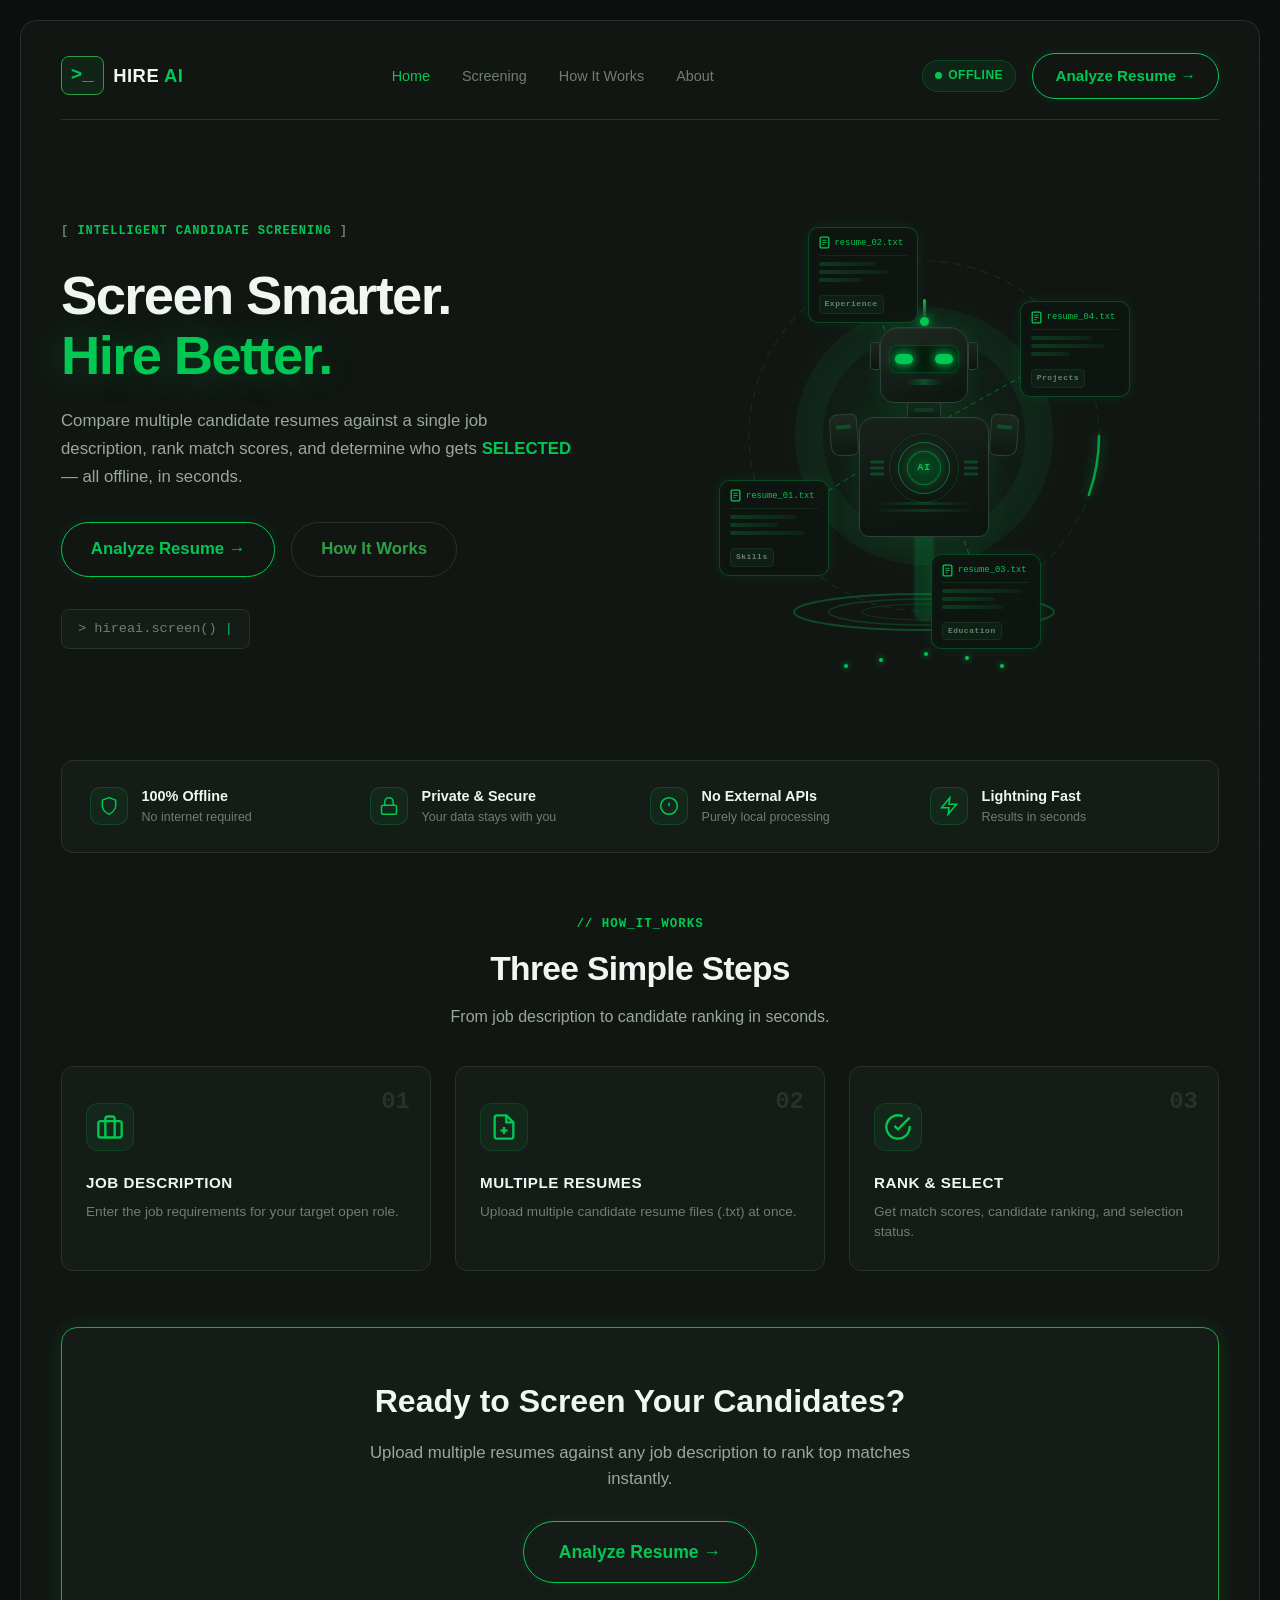
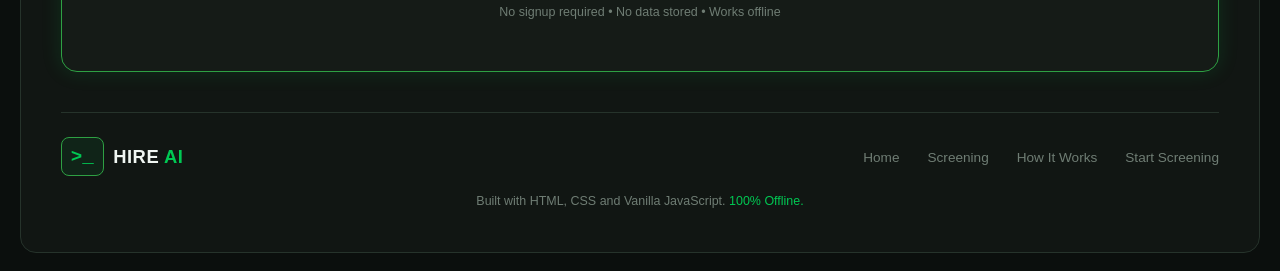
<file: index.html>
<!DOCTYPE html>
<html lang="en">
<head>
  <meta charset="UTF-8">
  <meta name="viewport" content="width=device-width, initial-scale=1.0">
  <title>HIRE AI — Intelligent Candidate Screening Platform</title>
  <meta name="description" content="HIRE AI is a privacy-first, offline candidate screening platform. Compare multiple resumes against a job description to rank and select the strongest candidates.">
  <link rel="stylesheet" href="style.css">
</head>
<body class="landing-body">

  <!-- Ambient Background Grid -->
  <div class="ambient-grid" aria-hidden="true"></div>

  <!-- Main Frame -->
  <div class="landing-frame">

    <!-- ─── NAVBAR ─── -->
    <nav class="site-navbar">
      <div class="nav-left">
        <a href="index.html" class="brand-link">
          <span class="brand-logo">&gt;_</span>
          <span class="brand-name">HIRE <span class="brand-accent">AI</span></span>
        </a>
      </div>

      <ul class="nav-links">
        <li><a href="#home" class="active">Home</a></li>
        <li><a href="#features">Screening</a></li>
        <li><a href="#how-it-works">How It Works</a></li>
        <li><a href="#about">About</a></li>
      </ul>

      <div class="nav-right">
        <span class="offline-badge"><span class="pulse-dot"></span> OFFLINE</span>
        <a href="analyzer.html" class="btn btn-primary-glow">
          Analyze Resume &rarr;
        </a>
      </div>
    </nav>

    <!-- ─── HERO SECTION ─── -->
    <header id="home" class="hero-section">

      <!-- LEFT: Hero Text -->
      <div class="hero-left">
        <div class="hero-tag">
          <span class="tag-bracket">[</span> INTELLIGENT CANDIDATE SCREENING <span class="tag-bracket">]</span>
        </div>

        <h1 class="hero-title">
          Screen Smarter.<br><span class="green-glow-text">Hire Better.</span>
        </h1>

        <p class="hero-description">
          Compare multiple candidate resumes against a single job description, rank match scores, and determine who gets <strong>SELECTED</strong> — all offline, in seconds.
        </p>

        <div class="hero-cta-group">
          <a href="analyzer.html" class="btn btn-primary-glow btn-lg">
            Analyze Resume &rarr;
          </a>
          <a href="#how-it-works" class="btn btn-outline-green btn-lg">
            How It Works
          </a>
        </div>

        <div class="hero-terminal-line">
          <code>&gt; hireai.screen() <span class="terminal-cursor">|</span></code>
        </div>
      </div>

      <!-- RIGHT: AI Command Center -->
      <div class="hero-right">
        <div class="arc-scene" id="arcScene" aria-label="AI Resume Screening Visualization">

          <!-- Background glow behind robot -->
          <div class="arc-bg-glow"></div>

          <!-- SVG: orbit ring, scanner arc, platform ellipses, connection lines -->
          <svg class="arc-svg" viewBox="0 0 520 520" xmlns="http://www.w3.org/2000/svg" aria-hidden="true">
            <!-- Outer orbit ring -->
            <circle class="orbit-ring" cx="260" cy="260" r="175"/>
            <!-- Rotating scanner arc highlight -->
            <circle class="scan-arc" cx="260" cy="260" r="175"
              stroke-dasharray="60 1040" stroke-dashoffset="0"/>
            <!-- Inner soft halo -->
            <circle class="inner-halo" cx="260" cy="260" r="115"/>
            <!-- Platform ellipses -->
            <ellipse class="plat-ring plat-r1" cx="260" cy="436" rx="130" ry="18"/>
            <ellipse class="plat-ring plat-r2" cx="260" cy="436" rx="95"  ry="13"/>
            <ellipse class="plat-ring plat-r3" cx="260" cy="436" rx="62"  ry="8"/>
            <!-- Upward platform energy beam -->
            <line class="plat-beam" x1="260" y1="436" x2="260" y2="290"/>
            <!-- Connection lines (robot core → card centres, updated by JS) -->
            <line id="cl0" class="conn-l" x1="260" y1="268" x2="260" y2="268"/>
            <line id="cl1" class="conn-l" x1="260" y1="268" x2="260" y2="268"/>
            <line id="cl2" class="conn-l" x1="260" y1="268" x2="260" y2="268"/>
            <line id="cl3" class="conn-l" x1="260" y1="268" x2="260" y2="268"/>
          </svg>

          <!-- Platform base + particles -->
          <div class="arc-platform">
            <div class="plat-particle pp1"></div>
            <div class="plat-particle pp2"></div>
            <div class="plat-particle pp3"></div>
            <div class="plat-particle pp4"></div>
            <div class="plat-particle pp5"></div>
          </div>

          <!-- ══ ROBOT — pure CSS ══ -->
          <div class="arc-robot" id="arcRobot">

            <!-- Antenna -->
            <div class="rb-antenna-wrap">
              <div class="rb-antenna-stem"></div>
              <div class="rb-antenna-tip"></div>
            </div>

            <!-- Head -->
            <div class="rb-head">
              <!-- Ear panels -->
              <div class="rb-ear rb-ear-l"></div>
              <div class="rb-ear rb-ear-r"></div>
              <!-- Visor -->
              <div class="rb-visor">
                <div class="rb-visor-inner">
                  <span class="rb-eye rb-eye-l"></span>
                  <span class="rb-eye-gap"></span>
                  <span class="rb-eye rb-eye-r"></span>
                </div>
              </div>
              <!-- Chin detail -->
              <div class="rb-chin"></div>
            </div>

            <!-- Neck -->
            <div class="rb-neck">
              <div class="rb-neck-inner"></div>
            </div>

            <!-- Torso -->
            <div class="rb-torso">
              <!-- Shoulder armour plates -->
              <div class="rb-shoulder rb-sl">
                <div class="rb-sh-detail"></div>
              </div>
              <div class="rb-shoulder rb-sr">
                <div class="rb-sh-detail"></div>
              </div>

              <!-- Chest panel -->
              <div class="rb-chest-panel">
                <!-- Chest core AI -->
                <div class="rb-chest-core" id="chestCore">
                  <div class="rb-core-ring crr1"></div>
                  <div class="rb-core-ring crr2"></div>
                  <div class="rb-core-center">
                    <span class="rb-core-label">AI</span>
                  </div>
                </div>
                <!-- Side vents -->
                <div class="rb-vent rb-vent-l">
                  <div class="rb-vent-bar"></div>
                  <div class="rb-vent-bar"></div>
                  <div class="rb-vent-bar"></div>
                </div>
                <div class="rb-vent rb-vent-r">
                  <div class="rb-vent-bar"></div>
                  <div class="rb-vent-bar"></div>
                  <div class="rb-vent-bar"></div>
                </div>
              </div>

              <!-- Lower torso grid -->
              <div class="rb-lower-panel">
                <div class="rb-lp-strip"></div>
                <div class="rb-lp-strip"></div>
              </div>
            </div>

          </div><!-- /.arc-robot -->

          <!-- ══ ORBITING RESUME CARDS ══ -->
          <div class="res-card" id="rc0">
            <div class="rc-header">
              <svg width="11" height="13" viewBox="0 0 10 12" fill="none"><rect x="1" y="1" width="8" height="10" rx="1" stroke="#00C853" stroke-width="1.2"/><line x1="3" y1="4" x2="7" y2="4" stroke="#00C853" stroke-width="0.8"/><line x1="3" y1="6" x2="7" y2="6" stroke="#00C853" stroke-width="0.8"/><line x1="3" y1="8" x2="5" y2="8" stroke="#00C853" stroke-width="0.8"/></svg>
              <span>resume_01.txt</span>
            </div>
            <div class="rc-rows">
              <div class="rc-row w75"></div>
              <div class="rc-row w55"></div>
              <div class="rc-row w85"></div>
            </div>
            <div class="rc-tag">Skills</div>
            <div class="rc-check" id="rck0">✓</div>
          </div>

          <div class="res-card" id="rc1">
            <div class="rc-header">
              <svg width="11" height="13" viewBox="0 0 10 12" fill="none"><rect x="1" y="1" width="8" height="10" rx="1" stroke="#00C853" stroke-width="1.2"/><line x1="3" y1="4" x2="7" y2="4" stroke="#00C853" stroke-width="0.8"/><line x1="3" y1="6" x2="7" y2="6" stroke="#00C853" stroke-width="0.8"/><line x1="3" y1="8" x2="5" y2="8" stroke="#00C853" stroke-width="0.8"/></svg>
              <span>resume_02.txt</span>
            </div>
            <div class="rc-rows">
              <div class="rc-row w65"></div>
              <div class="rc-row w80"></div>
              <div class="rc-row w50"></div>
            </div>
            <div class="rc-tag">Experience</div>
            <div class="rc-check" id="rck1">✓</div>
          </div>

          <div class="res-card" id="rc2">
            <div class="rc-header">
              <svg width="11" height="13" viewBox="0 0 10 12" fill="none"><rect x="1" y="1" width="8" height="10" rx="1" stroke="#00C853" stroke-width="1.2"/><line x1="3" y1="4" x2="7" y2="4" stroke="#00C853" stroke-width="0.8"/><line x1="3" y1="6" x2="7" y2="6" stroke="#00C853" stroke-width="0.8"/><line x1="3" y1="8" x2="5" y2="8" stroke="#00C853" stroke-width="0.8"/></svg>
              <span>resume_03.txt</span>
            </div>
            <div class="rc-rows">
              <div class="rc-row w90"></div>
              <div class="rc-row w60"></div>
              <div class="rc-row w70"></div>
            </div>
            <div class="rc-tag">Education</div>
            <div class="rc-check" id="rck2">✓</div>
          </div>

          <div class="res-card" id="rc3">
            <div class="rc-header">
              <svg width="11" height="13" viewBox="0 0 10 12" fill="none"><rect x="1" y="1" width="8" height="10" rx="1" stroke="#00C853" stroke-width="1.2"/><line x1="3" y1="4" x2="7" y2="4" stroke="#00C853" stroke-width="0.8"/><line x1="3" y1="6" x2="7" y2="6" stroke="#00C853" stroke-width="0.8"/><line x1="3" y1="8" x2="5" y2="8" stroke="#00C853" stroke-width="0.8"/></svg>
              <span>resume_04.txt</span>
            </div>
            <div class="rc-rows">
              <div class="rc-row w70"></div>
              <div class="rc-row w85"></div>
              <div class="rc-row w45"></div>
            </div>
            <div class="rc-tag">Projects</div>
            <div class="rc-check" id="rck3">✓</div>
          </div>

          <!-- ══ STATUS PANEL ══ -->
          <div class="arc-status-panel hidden" id="arcStatus">
            <div class="asp-row" id="asr0"><span class="asp-chk">✓</span> Analyzing Skills</div>
            <div class="asp-row" id="asr1"><span class="asp-chk">✓</span> Matching Requirements</div>
            <div class="asp-row" id="asr2"><span class="asp-chk">✓</span> Ranking Candidates</div>
            <div class="asp-row" id="asr3"><span class="asp-chk">✓</span> Screening Complete</div>
          </div>

        </div><!-- /.arc-scene -->
      </div><!-- /.hero-right -->

    </header><!-- /.hero-section -->

    <!-- ─── FEATURE STRIP ─── -->
    <section id="features" class="feature-strip">
      <div class="strip-item">
        <div class="strip-icon-svg">
          <svg viewBox="0 0 24 24" fill="none" stroke="currentColor" stroke-width="1.8"><path d="M12 22s8-4 8-10V5l-8-3-8 3v7c0 6 8 10 8 10z"/></svg>
        </div>
        <div><h4>100% Offline</h4><p>No internet required</p></div>
      </div>
      <div class="strip-item">
        <div class="strip-icon-svg">
          <svg viewBox="0 0 24 24" fill="none" stroke="currentColor" stroke-width="1.8"><rect x="3" y="11" width="18" height="11" rx="2"/><path d="M7 11V7a5 5 0 0 1 10 0v4"/></svg>
        </div>
        <div><h4>Private &amp; Secure</h4><p>Your data stays with you</p></div>
      </div>
      <div class="strip-item">
        <div class="strip-icon-svg">
          <svg viewBox="0 0 24 24" fill="none" stroke="currentColor" stroke-width="1.8"><circle cx="12" cy="12" r="10"/><line x1="12" y1="8" x2="12" y2="12"/><line x1="12" y1="16" x2="12.01" y2="16"/></svg>
        </div>
        <div><h4>No External APIs</h4><p>Purely local processing</p></div>
      </div>
      <div class="strip-item">
        <div class="strip-icon-svg">
          <svg viewBox="0 0 24 24" fill="none" stroke="currentColor" stroke-width="1.8"><polygon points="13 2 3 14 12 14 11 22 21 10 12 10 13 2"/></svg>
        </div>
        <div><h4>Lightning Fast</h4><p>Results in seconds</p></div>
      </div>
    </section>

    <!-- ─── HOW IT WORKS ─── -->
    <section id="how-it-works" class="how-section">
      <div class="section-header">
        <span class="section-tag">// HOW_IT_WORKS</span>
        <h2>Three Simple Steps</h2>
        <p>From job description to candidate ranking in seconds.</p>
      </div>

      <div class="steps-grid">
        <div class="step-card">
          <div class="step-num">01</div>
          <div class="step-icon-box">
            <svg width="28" height="28" viewBox="0 0 24 24" fill="none" stroke="currentColor" stroke-width="2"><rect x="2" y="7" width="20" height="14" rx="2"/><path d="M16 21V5a2 2 0 0 0-2-2h-4a2 2 0 0 0-2 2v16"/></svg>
          </div>
          <h3>JOB DESCRIPTION</h3>
          <p>Enter the job requirements for your target open role.</p>
        </div>
        <div class="step-card">
          <div class="step-num">02</div>
          <div class="step-icon-box">
            <svg width="28" height="28" viewBox="0 0 24 24" fill="none" stroke="currentColor" stroke-width="2"><path d="M14 2H6a2 2 0 0 0-2 2v16a2 2 0 0 0 2 2h12a2 2 0 0 0 2-2V8z"/><polyline points="14 2 14 8 20 8"/><line x1="12" y1="18" x2="12" y2="12"/><line x1="9" y1="15" x2="15" y2="15"/></svg>
          </div>
          <h3>MULTIPLE RESUMES</h3>
          <p>Upload multiple candidate resume files (.txt) at once.</p>
        </div>
        <div class="step-card">
          <div class="step-num">03</div>
          <div class="step-icon-box">
            <svg width="28" height="28" viewBox="0 0 24 24" fill="none" stroke="currentColor" stroke-width="2"><path d="M22 11.08V12a10 10 0 1 1-5.93-9.14"/><polyline points="22 4 12 14.01 9 11.01"/></svg>
          </div>
          <h3>RANK &amp; SELECT</h3>
          <p>Get match scores, candidate ranking, and selection status.</p>
        </div>
      </div>
    </section>

    <!-- ─── CTA BANNER ─── -->
    <section class="cta-banner">
      <div class="cta-inner">
        <h2>Ready to Screen Your Candidates?</h2>
        <p>Upload multiple resumes against any job description to rank top matches instantly.</p>
        <a href="analyzer.html" class="btn btn-primary-glow btn-xl">Analyze Resume &rarr;</a>
        <div class="cta-subnote">No signup required &bull; No data stored &bull; Works offline</div>
      </div>
    </section>

    <!-- ─── FOOTER ─── -->
    <footer id="about" class="site-footer">
      <div class="footer-top">
        <div class="footer-brand">
          <span class="brand-logo">&gt;_</span>
          <span class="brand-name">HIRE <span class="brand-accent">AI</span></span>
        </div>
        <ul class="footer-links">
          <li><a href="#home">Home</a></li>
          <li><a href="#features">Screening</a></li>
          <li><a href="#how-it-works">How It Works</a></li>
          <li><a href="analyzer.html">Start Screening</a></li>
        </ul>
      </div>
      <div class="footer-bottom">
        <p>Built with HTML, CSS and Vanilla JavaScript. <span class="text-green">100% Offline.</span></p>
      </div>
    </footer>

  </div><!-- /.landing-frame -->

  <script src="script.js"></script>
</body>
</html>
</file>
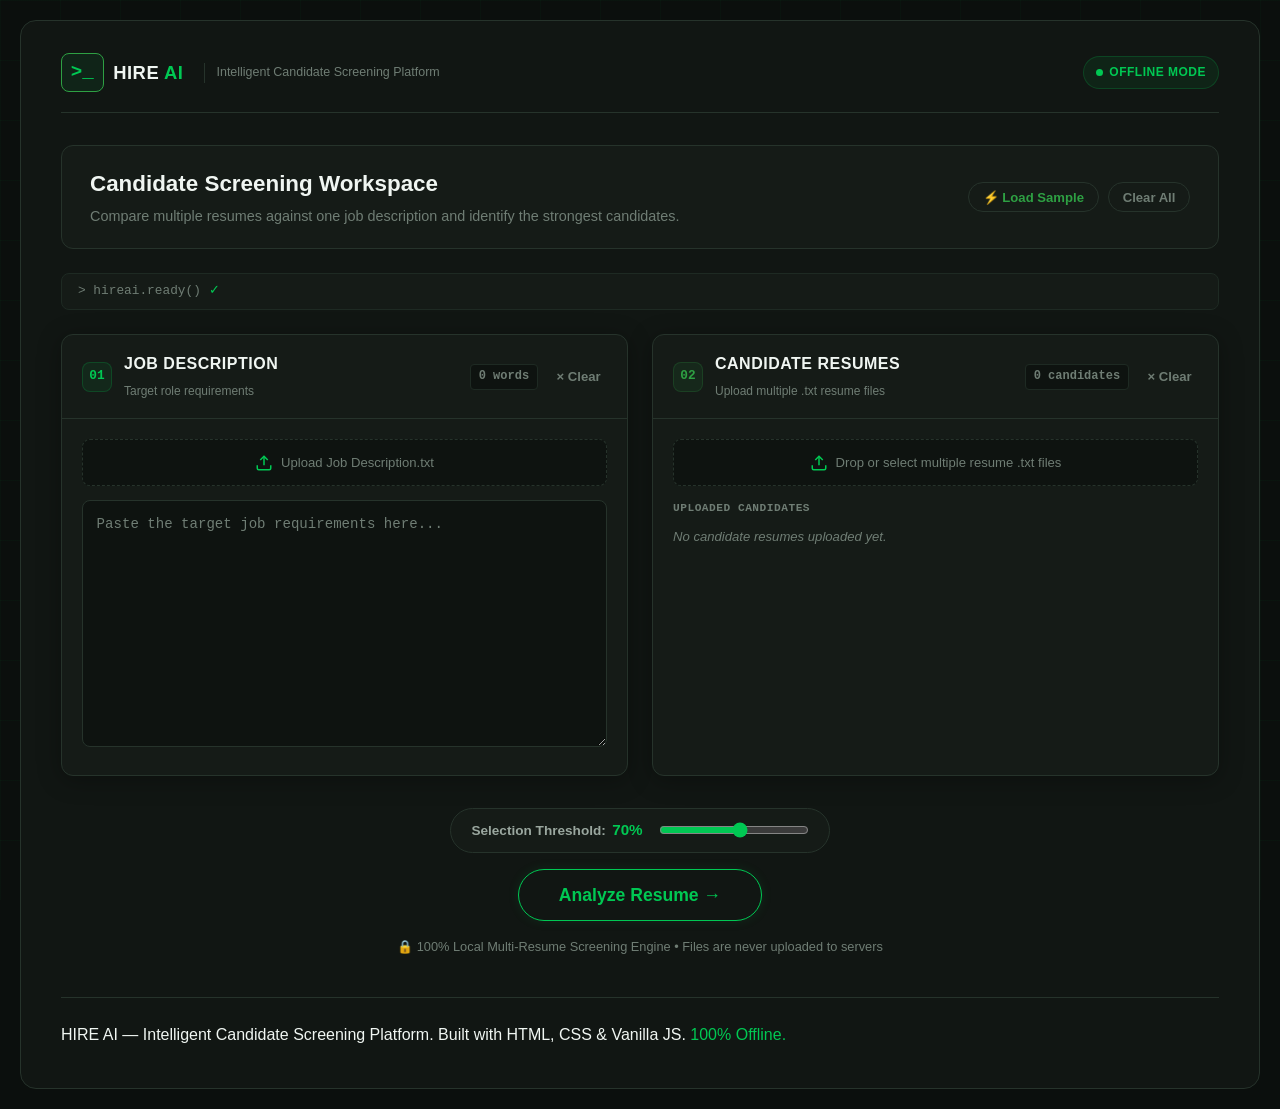
<file: analyzer.html>
<!DOCTYPE html>
<html lang="en">
<head>
  <meta charset="UTF-8">
  <meta name="viewport" content="width=device-width, initial-scale=1.0">
  <title>HIRE AI — Candidate Screening Workspace</title>
  <meta name="description" content="HIRE AI multi-candidate screening workspace. Upload resumes, compare against a job description, rank candidates, and determine selection status offline.">
  <link rel="stylesheet" href="style.css">
</head>
<body class="analyzer-page">

  <!-- Ambient Background Grid -->
  <div class="ambient-grid" aria-hidden="true"></div>

  <!-- Main Frame -->
  <div class="analyzer-frame">

    <!-- ─── HEADER ─── -->
    <header class="site-navbar">
      <div class="nav-left">
        <a href="index.html" class="brand-link">
          <span class="brand-logo">&gt;_</span>
          <span class="brand-name">HIRE <span class="brand-accent">AI</span></span>
        </a>
        <span class="brand-tagline">Intelligent Candidate Screening Platform</span>
      </div>
      <div class="nav-right">
        <span class="offline-badge"><span class="pulse-dot"></span> OFFLINE MODE</span>
      </div>
    </header>

    <!-- ─── HERO BANNER ─── -->
    <div class="analyzer-hero-banner">
      <div class="banner-content">
        <h2>Candidate Screening Workspace</h2>
        <p>Compare multiple resumes against one job description and identify the strongest candidates.</p>
      </div>
      <div class="banner-actions">
        <button id="loadSampleBtn" class="btn btn-outline-green btn-sm">⚡ Load Sample</button>
        <button id="clearAllBtn" class="btn btn-outline-muted btn-sm">Clear All</button>
      </div>
    </div>

    <!-- ─── VALIDATION ALERT ─── -->
    <div id="validationBanner" class="alert-box alert-error hidden">
      <span id="validationMessage"></span>
      <button id="closeAlertBtn" class="alert-close-btn">&times;</button>
    </div>

    <!-- ─── TERMINAL STATUS LINE ─── -->
    <div class="terminal-status" id="terminalStatus">
      <code>&gt; hireai.ready() <span class="text-green">✓</span></code>
    </div>

    <!-- ─── INPUT GRID: JD + RESUMES ─── -->
    <div class="input-grid">

      <!-- CARD 1: JOB DESCRIPTION -->
      <div class="card input-card">
        <div class="card-header border-bottom">
          <div class="card-title-group">
            <span class="card-number-badge badge-green">01</span>
            <div>
              <h3 class="card-main-title">JOB DESCRIPTION</h3>
              <span class="card-sub-title">Target role requirements</span>
            </div>
          </div>
          <div class="card-meta">
            <span class="word-counter-tag" id="jdWordCount">0 words</span>
            <button id="clearJdBtn" class="btn btn-text-muted" title="Clear">&times; Clear</button>
          </div>
        </div>
        <div class="card-body">
          <div class="upload-area" id="jdDropzone">
            <input type="file" accept=".txt" id="jdFileInput" class="file-input-hidden">
            <div class="upload-prompt">
              <svg width="18" height="18" viewBox="0 0 24 24" fill="none" stroke="currentColor" stroke-width="2"><path d="M21 15v4a2 2 0 0 1-2 2H5a2 2 0 0 1-2-2v-4"/><polyline points="17 8 12 3 7 8"/><line x1="12" y1="3" x2="12" y2="15"/></svg>
              <span>Upload Job Description.txt</span>
            </div>
          </div>
          <div id="jdFileName" class="file-tag-badge hidden">
            <span class="file-name-text"></span>
            <button class="file-remove-btn" id="removeJdFileBtn">&times;</button>
          </div>
          <div class="textarea-wrapper">
            <textarea id="jdInput" class="custom-textarea" placeholder="Paste the target job requirements here..." rows="10"></textarea>
          </div>
        </div>
      </div>

      <!-- CARD 2: CANDIDATE RESUMES -->
      <div class="card input-card">
        <div class="card-header border-bottom">
          <div class="card-title-group">
            <span class="card-number-badge badge-emerald">02</span>
            <div>
              <h3 class="card-main-title">CANDIDATE RESUMES</h3>
              <span class="card-sub-title">Upload multiple .txt resume files</span>
            </div>
          </div>
          <div class="card-meta">
            <span class="word-counter-tag" id="candidateCountTag">0 candidates</span>
            <button id="clearResumesBtn" class="btn btn-text-muted" title="Clear">&times; Clear</button>
          </div>
        </div>
        <div class="card-body">
          <div class="upload-area" id="resumeDropzone">
            <input type="file" accept=".txt" multiple id="resumeFileInput" class="file-input-hidden">
            <div class="upload-prompt">
              <svg width="18" height="18" viewBox="0 0 24 24" fill="none" stroke="currentColor" stroke-width="2"><path d="M21 15v4a2 2 0 0 1-2 2H5a2 2 0 0 1-2-2v-4"/><polyline points="17 8 12 3 7 8"/><line x1="12" y1="3" x2="12" y2="15"/></svg>
              <span>Drop or select multiple resume .txt files</span>
            </div>
          </div>
          <div class="candidate-list-wrapper">
            <span class="list-heading">UPLOADED CANDIDATES</span>
            <div class="candidate-chips-container" id="candidateFilesContainer"></div>
            <p id="emptyCandidatesMsg" class="empty-pool-msg">No candidate resumes uploaded yet.</p>
          </div>
        </div>
      </div>

    </div>

    <!-- ─── THRESHOLD & ANALYZE BUTTON ─── -->
    <div class="action-bar-center">
      <div class="threshold-control-box">
        <label for="thresholdSlider" class="threshold-label">
          <span>Selection Threshold:</span>
          <strong id="thresholdDisplay">70%</strong>
        </label>
        <input type="range" id="thresholdSlider" min="40" max="95" value="70" step="5" class="threshold-slider">
      </div>

      <button id="analyzeBtn" class="btn btn-primary-glow analyze-button">
        Analyze Resume &rarr;
      </button>

      <p class="action-note-text">
        🔒 100% Local Multi-Resume Screening Engine &bull; Files are never uploaded to servers
      </p>
    </div>

    <!-- ─── RESULT DASHBOARD ─── -->
    <section id="resultsSection" class="result-dashboard hidden">

      <!-- Dashboard Header -->
      <div class="dashboard-header-bar">
        <div class="dash-title-group">
          <span class="dash-badge">// SCREENING_RESULTS</span>
          <h2>Candidate Ranking</h2>
          <span class="dash-timestamp" id="analysisTimestamp"></span>
        </div>
        <div class="dash-actions-group">
          <span class="threshold-indicator">Threshold: <strong id="summaryThresholdLabel">70%</strong></span>
          <button id="exportReportBtn" class="btn btn-outline-green btn-sm">Export .txt</button>
          <button id="printReportBtn" class="btn btn-outline-muted btn-sm">Print</button>
          <button id="resetAnalysisBtn" class="btn btn-outline-muted btn-sm">New Screening</button>
        </div>
      </div>

      <!-- Summary Cards -->
      <div class="summary-cards-grid">
        <div class="card summary-card">
          <div class="summary-icon">👥</div>
          <div class="summary-info">
            <span class="summary-title">TOTAL</span>
            <span class="summary-value" id="summaryTotal">0</span>
          </div>
        </div>
        <div class="card summary-card">
          <div class="summary-icon icon-green">✓</div>
          <div class="summary-info">
            <span class="summary-title">SELECTED</span>
            <span class="summary-value text-green" id="summarySelected">0</span>
          </div>
        </div>
        <div class="card summary-card">
          <div class="summary-icon icon-red">✕</div>
          <div class="summary-info">
            <span class="summary-title">NOT SELECTED</span>
            <span class="summary-value text-red" id="summaryNotSelected">0</span>
          </div>
        </div>
        <div class="card summary-card">
          <div class="summary-icon icon-green">🏆</div>
          <div class="summary-info">
            <span class="summary-title">BEST MATCH</span>
            <span class="summary-value text-green best-match-value" id="summaryBestMatch">—</span>
          </div>
        </div>
      </div>

      <!-- Ranking Table -->
      <div class="card table-card">
        <div class="card-header border-bottom">
          <div class="card-title-group">
            <h3 class="card-main-title">Candidate Ranking Matrix</h3>
            <span class="table-hint-note">Click a row to expand skill details</span>
          </div>
          <div class="table-filter-group">
            <label class="sort-label" for="sortSelect">Sort:</label>
            <select id="sortSelect" class="table-sort-select">
              <option value="score-desc">Score: High → Low</option>
              <option value="score-asc">Score: Low → High</option>
              <option value="selected-first">Selected First</option>
              <option value="not-selected-first">Not Selected First</option>
            </select>
          </div>
        </div>
        <div class="table-container">
          <table class="data-table">
            <thead>
              <tr>
                <th>Rank</th>
                <th>Candidate</th>
                <th>Match Score</th>
                <th>Status</th>
                <th></th>
              </tr>
            </thead>
            <tbody id="rankingTableBody"></tbody>
          </table>
        </div>
      </div>

    </section>

    <!-- ─── FOOTER ─── -->
    <footer class="site-footer">
      <p>HIRE AI — Intelligent Candidate Screening Platform. Built with HTML, CSS &amp; Vanilla JS. <span class="text-green">100% Offline.</span></p>
    </footer>

  </div>

  <script src="script.js"></script>
</body>
</html>
</file>
<file: style.css>
/* ==========================================================================
   HIRE AI — DARK GREEN HACKERRANK-INSPIRED DESIGN SYSTEM
   Intelligent Candidate Screening Platform
   100% Offline | Zero Dependencies | Pure CSS3
   ========================================================================== */

/* --------------------------------------------------------------------------
   1. Theme Variables & Base Reset
   -------------------------------------------------------------------------- */
:root {
  /* Dark Surfaces */
  --bg-body: #0B0F0D;
  --bg-frame: #111613;
  --bg-card: #151B17;
  --bg-card-hover: #1A221D;
  --bg-input: #0E1310;
  --border-color: #26332B;
  --border-subtle: #1E2A23;

  /* Green Accents */
  --green-primary: #00C853;
  --green-secondary: #2EA043;
  --green-bright: #22C55E;
  --green-glow: rgba(0, 200, 83, 0.15);
  --green-glow-strong: rgba(0, 200, 83, 0.3);
  --green-muted: rgba(0, 200, 83, 0.08);

  /* Text Colors */
  --text-primary: #F0F6F2;
  --text-secondary: #9AA79F;
  --text-muted: #6F7D74;

  /* Status Colors */
  --success-green: #22C55E;
  --success-bg: rgba(34, 197, 94, 0.1);
  --success-border: rgba(34, 197, 94, 0.25);

  --danger-red: #EF4444;
  --danger-bg: rgba(239, 68, 68, 0.08);
  --danger-border: rgba(239, 68, 68, 0.2);

  --amber: #F59E0B;

  /* Geometry */
  --frame-radius: 16px;
  --card-radius: 12px;
  --pill-radius: 9999px;

  /* Shadows */
  --shadow-card: 0 4px 24px rgba(0, 0, 0, 0.3);
  --shadow-glow: 0 0 20px rgba(0, 200, 83, 0.15);
  --shadow-glow-strong: 0 0 30px rgba(0, 200, 83, 0.25);

  /* Transitions */
  --transition-fast: 0.2s cubic-bezier(0.4, 0, 0.2, 1);
  --transition-normal: 0.3s cubic-bezier(0.4, 0, 0.2, 1);

  /* Fonts */
  --font-sans: -apple-system, BlinkMacSystemFont, "Segoe UI", Roboto, Helvetica, Arial, sans-serif;
  --font-mono: "Cascadia Code", "Fira Code", "JetBrains Mono", "Consolas", monospace;
}

*, *::before, *::after {
  box-sizing: border-box;
  margin: 0;
  padding: 0;
}

html {
  font-family: var(--font-sans);
  font-size: 16px;
  line-height: 1.6;
  scroll-behavior: smooth;
  color: var(--text-primary);
}

body {
  background-color: var(--bg-body);
  min-height: 100vh;
}

.hidden { display: none !important; }
.text-green { color: var(--green-primary) !important; }
.text-red { color: var(--danger-red) !important; }

/* --------------------------------------------------------------------------
   2. Ambient Background Grid
   -------------------------------------------------------------------------- */
.ambient-grid {
  position: fixed;
  top: 0;
  left: 0;
  width: 100%;
  height: 100%;
  pointer-events: none;
  z-index: 0;
  background-image:
    linear-gradient(rgba(0, 200, 83, 0.03) 1px, transparent 1px),
    linear-gradient(90deg, rgba(0, 200, 83, 0.03) 1px, transparent 1px);
  background-size: 60px 60px;
}

/* --------------------------------------------------------------------------
   3. Page Layout Frames
   -------------------------------------------------------------------------- */
body.landing-body, body.analyzer-page {
  padding: 1.25rem;
  display: flex;
  justify-content: center;
  position: relative;
}

.landing-frame, .analyzer-frame {
  position: relative;
  z-index: 1;
  width: 100%;
  max-width: 1320px;
  background-color: var(--bg-frame);
  border: 1px solid var(--border-color);
  border-radius: var(--frame-radius);
  padding: 2rem 2.5rem 2.5rem;
  display: flex;
  flex-direction: column;
}

/* --------------------------------------------------------------------------
   4. Navbar
   -------------------------------------------------------------------------- */
.site-navbar {
  display: flex;
  align-items: center;
  justify-content: space-between;
  padding-bottom: 1.25rem;
  border-bottom: 1px solid var(--border-color);
  margin-bottom: 2rem;
}

.nav-left {
  display: flex;
  align-items: center;
  gap: 0.75rem;
}

.brand-link {
  display: flex;
  align-items: center;
  gap: 0.6rem;
  text-decoration: none;
}

.brand-logo {
  font-family: var(--font-mono);
  font-weight: 900;
  font-size: 1.2rem;
  color: var(--green-primary);
  background-color: var(--green-muted);
  border: 1px solid var(--green-secondary);
  padding: 0.2rem 0.55rem;
  border-radius: 8px;
}

.brand-name {
  font-weight: 800;
  font-size: 1.15rem;
  color: var(--text-primary);
  letter-spacing: 0.5px;
}

.brand-accent { color: var(--green-primary); }

.brand-tagline {
  font-size: 0.78rem;
  color: var(--text-muted);
  margin-left: 0.5rem;
  padding-left: 0.75rem;
  border-left: 1px solid var(--border-color);
}

.nav-links {
  display: flex;
  align-items: center;
  gap: 2rem;
  list-style: none;
}

.nav-links a {
  text-decoration: none;
  color: var(--text-muted);
  font-size: 0.9rem;
  font-weight: 500;
  transition: color var(--transition-fast);
}

.nav-links a:hover, .nav-links a.active {
  color: var(--green-primary);
}

.nav-right {
  display: flex;
  align-items: center;
  gap: 1rem;
}

/* Offline Badge with Pulse */
.offline-badge {
  display: flex;
  align-items: center;
  gap: 0.4rem;
  font-size: 0.75rem;
  font-weight: 700;
  letter-spacing: 0.5px;
  color: var(--green-primary);
  background-color: var(--green-muted);
  border: 1px solid rgba(0, 200, 83, 0.2);
  padding: 0.35rem 0.75rem;
  border-radius: var(--pill-radius);
}

.pulse-dot {
  width: 7px;
  height: 7px;
  border-radius: 50%;
  background-color: var(--green-primary);
  animation: pulseGlow 2s ease-in-out infinite;
}

@keyframes pulseGlow {
  0%, 100% { box-shadow: 0 0 0 0 rgba(0, 200, 83, 0.5); }
  50% { box-shadow: 0 0 0 6px rgba(0, 200, 83, 0); }
}

/* --------------------------------------------------------------------------
   5. Button System
   -------------------------------------------------------------------------- */
.btn {
  display: inline-flex;
  align-items: center;
  justify-content: center;
  gap: 0.5rem;
  font-family: inherit;
  font-weight: 600;
  text-decoration: none;
  cursor: pointer;
  transition: all var(--transition-fast);
  border: none;
}

.btn-primary-glow {
  background-color: transparent;
  color: var(--green-primary);
  border: 1px solid var(--green-primary);
  padding: 0.6rem 1.4rem;
  border-radius: var(--pill-radius);
  font-size: 0.95rem;
  box-shadow: 0 0 12px rgba(0, 200, 83, 0.1);
}

.btn-primary-glow:hover {
  background-color: var(--green-primary);
  color: var(--bg-body);
  box-shadow: var(--shadow-glow-strong);
  transform: translateY(-1px);
}

.btn-outline-green {
  background-color: transparent;
  color: var(--green-secondary);
  border: 1px solid var(--border-color);
  padding: 0.55rem 1.2rem;
  border-radius: var(--pill-radius);
  font-size: 0.9rem;
}

.btn-outline-green:hover {
  border-color: var(--green-secondary);
  color: var(--green-primary);
  background-color: var(--green-muted);
}

.btn-outline-muted {
  background-color: transparent;
  color: var(--text-muted);
  border: 1px solid var(--border-color);
  padding: 0.55rem 1.2rem;
  border-radius: var(--pill-radius);
  font-size: 0.9rem;
}

.btn-outline-muted:hover {
  border-color: var(--text-secondary);
  color: var(--text-primary);
}

.btn-lg { padding: 0.8rem 1.8rem; font-size: 1.05rem; }
.btn-xl { padding: 1rem 2.2rem; font-size: 1.1rem; }
.btn-sm { padding: 0.4rem 0.85rem; font-size: 0.82rem; }

.btn-text-muted {
  background: none;
  border: none;
  color: var(--text-muted);
  font-size: 0.82rem;
  cursor: pointer;
  padding: 0.2rem 0.4rem;
}

.btn-text-muted:hover { color: var(--danger-red); }

/* --------------------------------------------------------------------------
   6. Hero Section (Landing Page)
   -------------------------------------------------------------------------- */
.hero-section {
  display: grid;
  grid-template-columns: 1fr 1.15fr;
  gap: 3.5rem;
  align-items: center;
  padding: 1.5rem 0 4rem;
}

.hero-tag {
  font-family: var(--font-mono);
  font-size: 0.75rem;
  font-weight: 700;
  letter-spacing: 1px;
  color: var(--green-primary);
  margin-bottom: 1.5rem;
}

.tag-bracket { color: var(--text-muted); }

.hero-title {
  font-size: 3.4rem;
  font-weight: 800;
  line-height: 1.12;
  letter-spacing: -0.03em;
  color: var(--text-primary);
  margin-bottom: 1.25rem;
}

.green-glow-text {
  color: var(--green-primary);
  text-shadow: 0 0 40px rgba(0, 200, 83, 0.3);
}

.hero-description {
  font-size: 1.05rem;
  color: var(--text-secondary);
  line-height: 1.65;
  margin-bottom: 2rem;
  max-width: 520px;
}

.hero-description strong { color: var(--green-primary); }

.hero-cta-group {
  display: flex;
  align-items: center;
  gap: 1rem;
  margin-bottom: 2rem;
}

.hero-terminal-line {
  font-family: var(--font-mono);
  font-size: 0.85rem;
  color: var(--text-muted);
  background-color: var(--bg-card);
  border: 1px solid var(--border-color);
  padding: 0.5rem 1rem;
  border-radius: 8px;
  display: inline-block;
}

.terminal-cursor {
  color: var(--green-primary);
  animation: blink 1s step-end infinite;
}

@keyframes blink {
  0%, 100% { opacity: 1; }
  50% { opacity: 0; }
}

/* Hero Right: Robot Scene */
.hero-right {
  position: relative;
  display: flex;
  align-items: center;
  justify-content: center;
  min-height: 540px;
}

.flow-bar {
  display: flex;
  align-items: center;
  justify-content: center;
  gap: 0.6rem;
  background-color: var(--bg-card);
  border: 1px solid var(--border-color);
  padding: 0.6rem 1.25rem;
  border-radius: var(--pill-radius);
  font-size: 0.8rem;
  font-weight: 600;
  color: var(--text-muted);
}

.flow-step {
  display: flex;
  align-items: center;
  gap: 0.35rem;
}

.flow-active { color: var(--green-primary); font-weight: 700; }
.flow-arrow { color: var(--text-muted); font-family: var(--font-mono); }

.hero-mockup {
  position: relative;
  background-color: var(--bg-card);
  border: 1px solid var(--border-color);
  border-radius: 16px;
  padding: 1.5rem;
  box-shadow: var(--shadow-card);
  min-height: 340px;
}

.mockup-header {
  display: flex;
  align-items: center;
  justify-content: space-between;
  margin-bottom: 1rem;
}

.mockup-label {
  font-family: var(--font-mono);
  font-size: 0.7rem;
  font-weight: 800;
  letter-spacing: 0.5px;
  color: var(--green-primary);
  background-color: var(--green-muted);
  padding: 0.2rem 0.55rem;
  border-radius: 4px;
}

.mockup-threshold {
  font-size: 0.75rem;
  color: var(--text-muted);
  font-weight: 600;
}

.mockup-table {
  width: 100%;
  border-collapse: collapse;
  font-size: 0.82rem;
  text-align: left;
}

.mockup-table th {
  color: var(--text-muted);
  font-weight: 700;
  padding: 0.4rem 0.6rem;
  border-bottom: 1px solid var(--border-color);
}

.mockup-table td {
  padding: 0.55rem 0.6rem;
  border-bottom: 1px solid var(--border-subtle);
  color: var(--text-secondary);
}

.mockup-table td strong { color: var(--text-primary); }

.tag-selected {
  font-size: 0.7rem;
  font-weight: 800;
  color: var(--success-green);
  background-color: var(--success-bg);
  padding: 0.15rem 0.45rem;
  border-radius: 4px;
}

.tag-rejected {
  font-size: 0.7rem;
  font-weight: 800;
  color: var(--danger-red);
  background-color: var(--danger-bg);
  padding: 0.15rem 0.45rem;
  border-radius: 4px;
}

/* Floating Cards */
.float-card {
  position: absolute;
  background-color: var(--bg-card);
  border: 1px solid var(--border-color);
  border-radius: 10px;
  padding: 0.65rem 0.9rem;
  box-shadow: var(--shadow-card);
  display: flex;
  flex-direction: column;
  gap: 0.2rem;
  font-size: 0.75rem;
  animation: floatAnim 4s ease-in-out infinite alternate;
}

.float-best { top: -12px; right: -10px; }
.float-summary { bottom: 12px; left: -15px; animation-delay: 1.5s; }

.float-label { color: var(--text-muted); font-weight: 600; }
.float-value { font-weight: 700; }

@keyframes floatAnim {
  0% { transform: translateY(0); }
  100% { transform: translateY(-8px); }
}

/* --------------------------------------------------------------------------
   7. Feature Strip
   -------------------------------------------------------------------------- */
.feature-strip {
  display: grid;
  grid-template-columns: repeat(4, 1fr);
  gap: 1.25rem;
  background-color: var(--bg-card);
  border: 1px solid var(--border-color);
  border-radius: var(--card-radius);
  padding: 1.5rem 1.75rem;
  margin-bottom: 3.5rem;
}

.strip-item {
  display: flex;
  align-items: center;
  gap: 0.85rem;
}

.strip-icon {
  font-size: 1.35rem;
  width: 40px;
  height: 40px;
  background-color: var(--green-muted);
  border: 1px solid rgba(0, 200, 83, 0.15);
  border-radius: 10px;
  display: flex;
  align-items: center;
  justify-content: center;
  flex-shrink: 0;
}

.strip-item h4 {
  font-size: 0.9rem;
  font-weight: 700;
  color: var(--text-primary);
}

.strip-item p {
  font-size: 0.78rem;
  color: var(--text-muted);
}

/* --------------------------------------------------------------------------
   8. How It Works Section
   -------------------------------------------------------------------------- */
.how-section {
  margin-bottom: 3.5rem;
  text-align: center;
}

.section-header {
  margin-bottom: 2.25rem;
}

.section-tag {
  font-family: var(--font-mono);
  font-size: 0.78rem;
  font-weight: 700;
  letter-spacing: 1px;
  color: var(--green-primary);
  display: inline-block;
  margin-bottom: 0.5rem;
}

.section-header h2 {
  font-size: 2.1rem;
  font-weight: 800;
  letter-spacing: -0.02em;
  color: var(--text-primary);
  margin-bottom: 0.5rem;
}

.section-header p {
  font-size: 1rem;
  color: var(--text-secondary);
}

.steps-grid {
  display: grid;
  grid-template-columns: repeat(3, 1fr);
  gap: 1.5rem;
}

.step-card {
  position: relative;
  background-color: var(--bg-card);
  border: 1px solid var(--border-color);
  border-radius: var(--card-radius);
  padding: 2.25rem 1.5rem 1.75rem;
  text-align: left;
  transition: border-color var(--transition-fast), box-shadow var(--transition-fast), transform var(--transition-fast);
}

.step-card:hover {
  border-color: var(--green-secondary);
  box-shadow: var(--shadow-glow);
  transform: translateY(-4px);
}

.step-num {
  position: absolute;
  top: 1rem;
  right: 1.25rem;
  font-family: var(--font-mono);
  font-size: 1.5rem;
  font-weight: 900;
  color: var(--border-color);
}

.step-icon-box {
  width: 48px;
  height: 48px;
  background-color: var(--green-muted);
  border: 1px solid rgba(0, 200, 83, 0.15);
  color: var(--green-primary);
  border-radius: 12px;
  display: flex;
  align-items: center;
  justify-content: center;
  margin-bottom: 1.25rem;
}

.step-card h3 {
  font-size: 0.95rem;
  font-weight: 800;
  color: var(--text-primary);
  margin-bottom: 0.4rem;
  letter-spacing: 0.5px;
}

.step-card p {
  font-size: 0.85rem;
  color: var(--text-muted);
  line-height: 1.5;
}

/* --------------------------------------------------------------------------
   9. CTA Banner
   -------------------------------------------------------------------------- */
.cta-banner {
  background-color: var(--bg-card);
  border: 1px solid var(--green-secondary);
  border-radius: 16px;
  padding: 3rem 2rem;
  text-align: center;
  margin-bottom: 2.5rem;
  box-shadow: var(--shadow-glow);
}

.cta-inner h2 {
  font-size: 2rem;
  font-weight: 800;
  margin-bottom: 0.75rem;
  color: var(--text-primary);
}

.cta-inner p {
  font-size: 1.05rem;
  color: var(--text-secondary);
  margin-bottom: 1.75rem;
  max-width: 600px;
  margin-left: auto;
  margin-right: auto;
}

.cta-subnote {
  margin-top: 1.25rem;
  font-size: 0.78rem;
  color: var(--text-muted);
}

/* --------------------------------------------------------------------------
   10. Footer
   -------------------------------------------------------------------------- */
.site-footer {
  padding-top: 1.5rem;
  border-top: 1px solid var(--border-color);
}

.footer-top {
  display: flex;
  align-items: center;
  justify-content: space-between;
  margin-bottom: 1rem;
}

.footer-brand {
  display: flex;
  align-items: center;
  gap: 0.6rem;
}

.footer-links {
  display: flex;
  gap: 1.75rem;
  list-style: none;
}

.footer-links a {
  text-decoration: none;
  color: var(--text-muted);
  font-size: 0.85rem;
  transition: color var(--transition-fast);
}

.footer-links a:hover { color: var(--green-primary); }

.footer-bottom p {
  font-size: 0.78rem;
  color: var(--text-muted);
  text-align: center;
}

/* --------------------------------------------------------------------------
   11. Analyzer Workspace Styling
   -------------------------------------------------------------------------- */
.analyzer-hero-banner {
  display: flex;
  align-items: center;
  justify-content: space-between;
  gap: 2rem;
  background-color: var(--bg-card);
  border: 1px solid var(--border-color);
  border-radius: var(--card-radius);
  padding: 1.25rem 1.75rem;
  margin-bottom: 1.5rem;
}

.banner-content h2 {
  font-size: 1.4rem;
  font-weight: 800;
  color: var(--text-primary);
  margin-bottom: 0.2rem;
}

.banner-content p {
  color: var(--text-muted);
  font-size: 0.9rem;
}

.banner-actions {
  display: flex;
  align-items: center;
  gap: 0.6rem;
  flex-shrink: 0;
}

/* Terminal Status Line */
.terminal-status {
  font-family: var(--font-mono);
  font-size: 0.8rem;
  color: var(--text-muted);
  background-color: var(--bg-card);
  border: 1px solid var(--border-subtle);
  padding: 0.45rem 1rem;
  border-radius: 8px;
  margin-bottom: 1.5rem;
}

/* Alert Box */
.alert-box {
  display: flex;
  align-items: center;
  gap: 0.75rem;
  padding: 0.85rem 1.1rem;
  border-radius: 8px;
  margin-bottom: 1.25rem;
  font-size: 0.9rem;
  font-weight: 500;
}

.alert-error {
  background-color: var(--danger-bg);
  color: var(--danger-red);
  border: 1px solid var(--danger-border);
}

.alert-close-btn {
  margin-left: auto;
  background: none;
  border: none;
  color: currentColor;
  font-size: 1.2rem;
  cursor: pointer;
}

/* Input Grid */
.input-grid {
  display: grid;
  grid-template-columns: repeat(2, 1fr);
  gap: 1.5rem;
  margin-bottom: 1.5rem;
}

/* Card System */
.card {
  background-color: var(--bg-card);
  border: 1px solid var(--border-color);
  border-radius: var(--card-radius);
  box-shadow: var(--shadow-card);
  overflow: hidden;
  transition: border-color var(--transition-fast);
}

.input-card:focus-within {
  border-color: var(--green-secondary);
  box-shadow: 0 0 0 2px var(--green-glow);
}

.card-header {
  padding: 1rem 1.25rem;
  display: flex;
  align-items: center;
  justify-content: space-between;
}

.border-bottom { border-bottom: 1px solid var(--border-color); }

.card-title-group {
  display: flex;
  align-items: center;
  gap: 0.75rem;
}

.card-number-badge {
  width: 30px;
  height: 30px;
  border-radius: 8px;
  display: flex;
  align-items: center;
  justify-content: center;
  font-family: var(--font-mono);
  font-weight: 800;
  font-size: 0.8rem;
}

.badge-green {
  background-color: var(--green-muted);
  color: var(--green-primary);
  border: 1px solid rgba(0, 200, 83, 0.2);
}

.badge-emerald {
  background-color: rgba(46, 160, 67, 0.1);
  color: var(--green-secondary);
  border: 1px solid rgba(46, 160, 67, 0.2);
}

.card-main-title {
  font-size: 1rem;
  font-weight: 800;
  color: var(--text-primary);
  letter-spacing: 0.5px;
}

.card-sub-title {
  font-size: 0.75rem;
  color: var(--text-muted);
}

.card-meta {
  display: flex;
  align-items: center;
  gap: 0.75rem;
}

.word-counter-tag {
  font-family: var(--font-mono);
  font-size: 0.75rem;
  font-weight: 600;
  color: var(--text-muted);
  background-color: var(--bg-input);
  border: 1px solid var(--border-subtle);
  padding: 0.15rem 0.5rem;
  border-radius: 4px;
}

.card-body { padding: 1.25rem; }

/* Upload Area */
.upload-area {
  position: relative;
  border: 1px dashed var(--border-color);
  border-radius: 8px;
  padding: 0.75rem 1rem;
  margin-bottom: 0.85rem;
  background-color: var(--bg-input);
  text-align: center;
  transition: all var(--transition-fast);
  cursor: pointer;
}

.upload-area:hover, .upload-area.dragover {
  border-color: var(--green-primary);
  background-color: var(--green-muted);
}

.file-input-hidden {
  position: absolute;
  top: 0; left: 0; width: 100%; height: 100%;
  opacity: 0;
  cursor: pointer;
}

.upload-prompt {
  display: flex;
  align-items: center;
  justify-content: center;
  gap: 0.5rem;
  font-size: 0.82rem;
  color: var(--text-muted);
  font-weight: 500;
}

.upload-prompt svg { color: var(--green-primary); }

.file-tag-badge {
  display: inline-flex;
  align-items: center;
  gap: 0.5rem;
  background-color: var(--green-muted);
  color: var(--green-primary);
  border: 1px solid rgba(0, 200, 83, 0.2);
  padding: 0.25rem 0.7rem;
  border-radius: 6px;
  font-size: 0.82rem;
  font-weight: 600;
  margin-bottom: 0.75rem;
}

.file-remove-btn {
  background: none;
  border: none;
  color: var(--green-primary);
  font-size: 1.1rem;
  cursor: pointer;
}

/* Candidate Chips */
.candidate-list-wrapper { margin-top: 0.75rem; }

.list-heading {
  display: block;
  font-family: var(--font-mono);
  font-size: 0.7rem;
  font-weight: 800;
  letter-spacing: 0.5px;
  color: var(--text-muted);
  text-transform: uppercase;
  margin-bottom: 0.5rem;
}

.candidate-chips-container {
  display: flex;
  flex-direction: column;
  gap: 0.4rem;
  max-height: 200px;
  overflow-y: auto;
}

.candidate-chip-item {
  display: flex;
  align-items: center;
  justify-content: space-between;
  background-color: var(--bg-input);
  border: 1px solid var(--border-subtle);
  padding: 0.45rem 0.75rem;
  border-radius: 6px;
  font-size: 0.82rem;
  font-weight: 600;
  color: var(--text-secondary);
  transition: border-color var(--transition-fast), background-color var(--transition-fast);
}

.candidate-chip-item:hover {
  border-color: var(--green-secondary);
  background-color: var(--green-muted);
}

.candidate-chip-item .chip-title {
  display: flex;
  align-items: center;
  gap: 0.4rem;
}

.candidate-chip-item .chip-remove-btn {
  background: none;
  border: none;
  color: var(--text-muted);
  font-size: 1rem;
  cursor: pointer;
}

.candidate-chip-item .chip-remove-btn:hover { color: var(--danger-red); }

.empty-pool-msg {
  font-size: 0.82rem;
  color: var(--text-muted);
  font-style: italic;
}

/* Textarea */
.textarea-wrapper { width: 100%; }

.custom-textarea {
  width: 100%;
  min-height: 220px;
  padding: 0.85rem;
  border: 1px solid var(--border-color);
  border-radius: 8px;
  font-family: var(--font-mono);
  font-size: 0.88rem;
  color: var(--text-primary);
  background-color: var(--bg-input);
  resize: vertical;
  line-height: 1.55;
  transition: border-color var(--transition-fast);
}

.custom-textarea::placeholder { color: var(--text-muted); }

.custom-textarea:focus {
  outline: none;
  border-color: var(--green-primary);
  box-shadow: 0 0 0 2px var(--green-glow);
}

/* --------------------------------------------------------------------------
   12. Action Bar & Threshold
   -------------------------------------------------------------------------- */
.action-bar-center {
  display: flex;
  flex-direction: column;
  align-items: center;
  gap: 1rem;
  margin: 0.5rem 0 2.5rem;
}

.threshold-control-box {
  display: flex;
  align-items: center;
  gap: 1rem;
  background-color: var(--bg-card);
  border: 1px solid var(--border-color);
  padding: 0.6rem 1.25rem;
  border-radius: var(--pill-radius);
}

.threshold-label {
  font-size: 0.85rem;
  font-weight: 600;
  color: var(--text-secondary);
  display: flex;
  align-items: center;
  gap: 0.4rem;
}

.threshold-label strong {
  color: var(--green-primary);
  font-size: 0.95rem;
}

.threshold-slider {
  width: 150px;
  cursor: pointer;
  accent-color: var(--green-primary);
}

.analyze-button {
  padding: 0.9rem 2.5rem;
  font-size: 1.1rem;
  font-weight: 800;
  border-radius: var(--pill-radius);
}

.action-note-text {
  font-size: 0.8rem;
  color: var(--text-muted);
}

/* --------------------------------------------------------------------------
   13. Result Dashboard
   -------------------------------------------------------------------------- */
.result-dashboard {
  padding-top: 1.5rem;
  border-top: 1px solid var(--border-color);
  animation: fadeInUp 0.5s ease-out;
}

@keyframes fadeInUp {
  from { opacity: 0; transform: translateY(20px); }
  to { opacity: 1; transform: translateY(0); }
}

.dashboard-header-bar {
  display: flex;
  align-items: flex-start;
  justify-content: space-between;
  margin-bottom: 1.5rem;
  flex-wrap: wrap;
  gap: 1rem;
}

.dash-badge {
  font-family: var(--font-mono);
  font-size: 0.7rem;
  font-weight: 800;
  letter-spacing: 1px;
  color: var(--green-primary);
}

.dash-title-group h2 {
  font-size: 1.6rem;
  font-weight: 900;
  letter-spacing: -0.01em;
  color: var(--text-primary);
  margin: 0.15rem 0;
}

.dash-timestamp {
  font-size: 0.8rem;
  color: var(--text-muted);
}

.dash-actions-group {
  display: flex;
  align-items: center;
  gap: 0.5rem;
  flex-wrap: wrap;
}

.threshold-indicator {
  font-size: 0.82rem;
  color: var(--text-muted);
  margin-right: 0.25rem;
}

.threshold-indicator strong { color: var(--green-primary); }

/* Summary Cards Grid */
.summary-cards-grid {
  display: grid;
  grid-template-columns: repeat(4, 1fr);
  gap: 1rem;
  margin-bottom: 1.75rem;
}

.summary-card {
  padding: 1rem 1.25rem;
  display: flex;
  align-items: center;
  gap: 0.85rem;
}

.summary-icon {
  width: 40px;
  height: 40px;
  border-radius: 10px;
  background-color: var(--bg-input);
  border: 1px solid var(--border-subtle);
  display: flex;
  align-items: center;
  justify-content: center;
  font-size: 1.1rem;
  font-weight: 800;
}

.icon-green { background-color: var(--success-bg); border-color: var(--success-border); color: var(--success-green); }
.icon-red { background-color: var(--danger-bg); border-color: var(--danger-border); color: var(--danger-red); }

.summary-info {
  display: flex;
  flex-direction: column;
}

.summary-title {
  font-family: var(--font-mono);
  font-size: 0.68rem;
  font-weight: 800;
  letter-spacing: 0.5px;
  color: var(--text-muted);
}

.summary-value {
  font-size: 1.3rem;
  font-weight: 900;
  color: var(--text-primary);
}

.best-match-value { font-size: 1rem; }

/* Ranking Table */
.table-card { margin-bottom: 2.5rem; }

.table-hint-note {
  font-size: 0.75rem;
  color: var(--text-muted);
  font-weight: 500;
  margin-left: 0.75rem;
}

.table-filter-group {
  display: flex;
  align-items: center;
  gap: 0.5rem;
  margin-left: auto;
}

.sort-label {
  font-size: 0.82rem;
  font-weight: 600;
  color: var(--text-muted);
}

.table-sort-select {
  background-color: var(--bg-input);
  border: 1px solid var(--border-color);
  color: var(--text-secondary);
  padding: 0.35rem 0.75rem;
  border-radius: 6px;
  font-size: 0.82rem;
  font-weight: 600;
}

.table-container {
  width: 100%;
  overflow-x: auto;
}

.data-table {
  width: 100%;
  border-collapse: collapse;
  text-align: left;
  font-size: 0.9rem;
}

.data-table th {
  background-color: var(--bg-input);
  color: var(--text-muted);
  font-weight: 700;
  padding: 0.75rem 1rem;
  border-bottom: 1px solid var(--border-color);
  font-size: 0.82rem;
}

.candidate-row {
  cursor: pointer;
  transition: background-color var(--transition-fast);
}

.candidate-row:hover { background-color: var(--bg-card-hover); }

.candidate-row td {
  padding: 0.85rem 1rem;
  border-bottom: 1px solid var(--border-subtle);
  color: var(--text-secondary);
}

.rank-badge {
  display: inline-flex;
  align-items: center;
  justify-content: center;
  width: 28px;
  height: 28px;
  border-radius: 50%;
  background-color: var(--bg-input);
  border: 1px solid var(--border-subtle);
  font-weight: 800;
  font-size: 0.82rem;
  color: var(--text-secondary);
}

.rank-1 { background-color: rgba(245, 158, 11, 0.12); color: var(--amber); border-color: rgba(245, 158, 11, 0.25); }

/* Score Progress Bar */
.score-bar-wrapper {
  display: flex;
  align-items: center;
  gap: 0.6rem;
  min-width: 150px;
}

.score-bar-track {
  flex: 1;
  height: 6px;
  background-color: var(--bg-input);
  border-radius: 3px;
  overflow: hidden;
}

.score-bar-fill {
  height: 100%;
  border-radius: 3px;
  background-color: var(--green-primary);
  transition: width 0.8s cubic-bezier(0.25, 0.46, 0.45, 0.94);
  box-shadow: 0 0 8px rgba(0, 200, 83, 0.3);
}

.score-bar-fill.bar-red {
  background-color: var(--danger-red);
  box-shadow: 0 0 8px rgba(239, 68, 68, 0.2);
}

.score-text {
  font-weight: 800;
  font-size: 0.9rem;
  min-width: 36px;
}

/* Status Tags in Table */
.status-tag {
  display: inline-block;
  padding: 0.2rem 0.55rem;
  border-radius: 4px;
  font-weight: 800;
  font-size: 0.72rem;
  letter-spacing: 0.3px;
}

/* Expandable Detail Row */
.detail-row { background-color: var(--bg-input); }

.detail-row td {
  padding: 1.25rem;
  border-bottom: 1px solid var(--border-color);
}

.candidate-detail-box {
  display: flex;
  flex-direction: column;
  gap: 1rem;
}

.detail-header {
  display: flex;
  align-items: center;
  justify-content: space-between;
  padding-bottom: 0.5rem;
  border-bottom: 1px dashed var(--border-color);
  flex-wrap: wrap;
  gap: 0.5rem;
}

.detail-header h4 { color: var(--text-primary); }

.detail-skills-grid {
  display: grid;
  grid-template-columns: repeat(2, 1fr);
  gap: 1rem;
}

.detail-skill-column h5 {
  font-family: var(--font-mono);
  font-size: 0.72rem;
  font-weight: 800;
  letter-spacing: 0.5px;
  text-transform: uppercase;
  margin-bottom: 0.4rem;
}

.skill-chips-flex {
  display: flex;
  flex-wrap: wrap;
  gap: 0.35rem;
}

.skill-chip {
  display: inline-flex;
  align-items: center;
  gap: 0.25rem;
  padding: 0.25rem 0.55rem;
  border-radius: 4px;
  font-size: 0.75rem;
  font-weight: 600;
}

.skill-chip-matched {
  background-color: var(--success-bg);
  color: var(--success-green);
  border: 1px solid var(--success-border);
}

.skill-chip-missing {
  background-color: var(--danger-bg);
  color: var(--danger-red);
  border: 1px solid var(--danger-border);
}

/* --------------------------------------------------------------------------
   14. Page Entrance Animation
   -------------------------------------------------------------------------- */
.landing-frame, .analyzer-frame {
  animation: pageEnter 0.6s ease-out;
}

@keyframes pageEnter {
  from { opacity: 0; transform: translateY(15px); }
  to { opacity: 1; transform: translateY(0); }
}

/* --------------------------------------------------------------------------
   15. Responsive Design
   -------------------------------------------------------------------------- */
@media (max-width: 1024px) {
  .landing-frame, .analyzer-frame { padding: 1.5rem; }
  .hero-section { grid-template-columns: 1fr; gap: 2.5rem; }
  .input-grid, .summary-cards-grid, .detail-skills-grid { grid-template-columns: 1fr; }
  .feature-strip { grid-template-columns: repeat(2, 1fr); }
  .analyzer-hero-banner { flex-direction: column; align-items: flex-start; }
  .dashboard-header-bar { flex-direction: column; }
}

@media (max-width: 640px) {
  .nav-links { display: none; }
  .feature-strip, .steps-grid { grid-template-columns: 1fr; }
  .hero-title { font-size: 2.2rem; }
  .footer-top { flex-direction: column; gap: 1rem; align-items: flex-start; }
  .dash-actions-group { flex-direction: column; align-items: flex-start; }
}

/* --------------------------------------------------------------------------
   16. Print Styles
   -------------------------------------------------------------------------- */
@media print {
  body { background: #FFFFFF !important; color: #000 !important; }
  .ambient-grid, .site-navbar, .analyzer-hero-banner, .terminal-status,
  .input-grid, .action-bar-center, .dash-actions-group, .site-footer { display: none !important; }
  .result-dashboard { display: block !important; border-top: none !important; }
  .card { background: #fff !important; border-color: #ccc !important; }
}

/* ==========================================================================
   17. Arc Command Center — Hero Visual (Pure CSS Robot + Orbital Scene)
   ========================================================================== */

/* ── Hero Right Layout ── */
.hero-right {
  position: relative;
  display: flex;
  align-items: center;
  justify-content: center;
  min-height: 520px;
}

/* ── Feature Strip SVG Icons ── */
.strip-icon-svg {
  width: 38px;
  height: 38px;
  display: flex;
  align-items: center;
  justify-content: center;
  color: var(--green-primary);
  background: var(--green-muted);
  border: 1px solid rgba(0,200,83,0.2);
  border-radius: 10px;
  padding: 8px;
  flex-shrink: 0;
}
.strip-icon-svg svg { width: 100%; height: 100%; }

/* ── Scene Container ── */
.arc-scene {
  position: relative;
  width: 520px;
  height: 520px;
  flex-shrink: 0;
}

/* ── Background radial glow behind robot ── */
.arc-bg-glow {
  position: absolute;
  top: 50%;
  left: 50%;
  transform: translate(-50%, -50%);
  width: 300px;
  height: 300px;
  border-radius: 50%;
  background: radial-gradient(circle, rgba(0,200,83,0.10) 0%, transparent 68%);
  pointer-events: none;
  animation: bgGlowPulse 4s ease-in-out infinite;
}
@keyframes bgGlowPulse {
  0%,100% { opacity:0.7; transform:translate(-50%,-50%) scale(1); }
  50%      { opacity:1;   transform:translate(-50%,-50%) scale(1.08); }
}

/* ── SVG Overlay ── */
.arc-svg {
  position: absolute;
  inset: 0;
  width: 100%;
  height: 100%;
  pointer-events: none;
  overflow: visible;
}

/* Outer orbit ring */
.orbit-ring {
  fill: none;
  stroke: rgba(0,200,83,0.14);
  stroke-width: 1.2;
  stroke-dasharray: 8 6;
  animation: orbitSpin 30s linear infinite;
}
@keyframes orbitSpin {
  to { stroke-dashoffset: -200; }
}

/* Rotating scanner arc */
.scan-arc {
  fill: none;
  stroke: rgba(0,200,83,0.75);
  stroke-width: 2.5;
  stroke-linecap: round;
  transform-origin: 260px 260px;
  animation: scanSpin 5s linear infinite;
  filter: drop-shadow(0 0 6px rgba(0,200,83,0.7));
}
@keyframes scanSpin {
  to { transform: rotate(360deg); }
}

/* Inner halo */
.inner-halo {
  fill: none;
  stroke: rgba(0,200,83,0.07);
  stroke-width: 28;
}

/* Platform ellipses */
.plat-ring {
  fill: none;
  stroke-linecap: round;
}
.plat-r1 { stroke: rgba(0,200,83,0.30); stroke-width: 2; animation: platPulse 3s ease-in-out infinite; }
.plat-r2 { stroke: rgba(0,200,83,0.22); stroke-width: 1.5; animation: platPulse 3s ease-in-out infinite 0.4s; }
.plat-r3 { stroke: rgba(0,200,83,0.18); stroke-width: 1; animation: platPulse 3s ease-in-out infinite 0.8s; }
@keyframes platPulse {
  0%,100% { opacity:0.7; }
  50%      { opacity:1; }
}

/* Platform energy beam */
.plat-beam {
  stroke: rgba(0,200,83,0.18);
  stroke-width: 20;
  stroke-linecap: round;
  filter: blur(1px);
  animation: beamPulse 3s ease-in-out infinite;
}
@keyframes beamPulse {
  0%,100% { opacity:0.5; }
  50%      { opacity:1; }
}

/* Connection lines */
.conn-l {
  stroke: rgba(0,200,83,0.45);
  stroke-width: 1;
  stroke-dasharray: 5 4;
  animation: connDash 2s linear infinite;
  transition: stroke 0.4s, stroke-width 0.4s;
}
.conn-l.active {
  stroke: rgba(0,200,83,0.95);
  stroke-width: 1.8;
  filter: drop-shadow(0 0 4px rgba(0,200,83,0.8));
}
@keyframes connDash { to { stroke-dashoffset: -18; } }

/* ── Platform Base ── */
.arc-platform {
  position: absolute;
  bottom: 18px;
  left: 50%;
  transform: translateX(-50%);
  width: 200px;
  height: 36px;
  pointer-events: none;
}

.plat-particle {
  position: absolute;
  width: 4px;
  height: 4px;
  border-radius: 50%;
  background: var(--green-primary);
  box-shadow: 0 0 6px var(--green-primary);
  animation: platFloat 4s ease-in-out infinite;
}
.pp1 { left:20px;  bottom:10px; animation-delay:0s;    animation-duration:3.8s; }
.pp2 { left:55px;  bottom:16px; animation-delay:0.7s;  animation-duration:4.2s; }
.pp3 { right:20px; bottom:10px; animation-delay:1.4s;  animation-duration:3.6s; }
.pp4 { right:55px; bottom:18px; animation-delay:2.1s;  animation-duration:4.5s; }
.pp5 { left:50%;   bottom:22px; animation-delay:0.3s;  animation-duration:4s; }
@keyframes platFloat {
  0%,100% { transform:translateY(0); opacity:0.6; }
  50%      { transform:translateY(-14px); opacity:1; }
}

/* ═══════════════════════════════════════════════
   CSS ROBOT — Complete Humanoid Build
   ═══════════════════════════════════════════════ */
.arc-robot {
  position: absolute;
  top: 50%;
  left: 50%;
  transform: translate(-50%, -50%);
  display: flex;
  flex-direction: column;
  align-items: center;
  z-index: 4;
  animation: robotBreathe 6s ease-in-out infinite;
  /* Push robot slightly up from center */
  margin-top: -18px;
}
@keyframes robotBreathe {
  0%,100% { transform:translate(-50%,-50%) translateY(0px) scale(1); }
  50%      { transform:translate(-50%,-50%) translateY(-10px) scale(1.008); }
}

/* ─ Antenna ─ */
.rb-antenna-wrap {
  display: flex;
  flex-direction: column;
  align-items: center;
  margin-bottom: 1px;
}
.rb-antenna-stem {
  width: 3px;
  height: 18px;
  background: linear-gradient(to top, #2a3a30, #00C853);
  border-radius: 2px;
}
.rb-antenna-tip {
  width: 9px;
  height: 9px;
  border-radius: 50%;
  background: var(--green-primary);
  box-shadow: 0 0 10px var(--green-primary), 0 0 20px rgba(0,200,83,0.5);
  animation: antennaPulse 2s ease-in-out infinite;
}
@keyframes antennaPulse {
  0%,100% { box-shadow:0 0 8px var(--green-primary); transform:scale(1); }
  50%      { box-shadow:0 0 16px var(--green-primary), 0 0 28px rgba(0,200,83,0.6); transform:scale(1.15); }
}

/* ─ Head ─ */
.rb-head {
  position: relative;
  width: 88px;
  height: 76px;
  background: linear-gradient(160deg, #1e2a22 0%, #141c17 60%, #0d1410 100%);
  border: 1.5px solid #2e4038;
  border-radius: 18px 18px 14px 14px;
  display: flex;
  flex-direction: column;
  align-items: center;
  justify-content: center;
  gap: 6px;
  box-shadow: 0 0 22px rgba(0,200,83,0.12), inset 0 1px 0 rgba(255,255,255,0.04);
}

/* Ear panels */
.rb-ear {
  position: absolute;
  top: 14px;
  width: 10px;
  height: 28px;
  background: linear-gradient(to bottom, #1a2620, #0d1410);
  border: 1px solid #2e4038;
  border-radius: 4px;
}
.rb-ear-l { left: -11px; border-radius: 4px 2px 2px 4px; }
.rb-ear-r { right: -11px; border-radius: 2px 4px 4px 2px; }

/* Visor */
.rb-visor {
  width: 70px;
  height: 28px;
  background: linear-gradient(135deg, #0a1a10 0%, #071209 100%);
  border: 1px solid rgba(0,200,83,0.25);
  border-radius: 8px;
  display: flex;
  align-items: center;
  justify-content: center;
  box-shadow: inset 0 0 12px rgba(0,200,83,0.12);
}
.rb-visor-inner {
  display: flex;
  align-items: center;
  gap: 6px;
}

/* Eyes */
.rb-eye {
  display: block;
  width: 18px;
  height: 10px;
  border-radius: 5px;
  background: var(--green-primary);
  box-shadow: 0 0 8px var(--green-primary), 0 0 16px rgba(0,200,83,0.7);
  animation: eyeGlow 2.5s ease-in-out infinite;
}
.rb-eye-gap { width: 10px; }
@keyframes eyeGlow {
  0%,100% { opacity:0.9; box-shadow:0 0 6px var(--green-primary), 0 0 12px rgba(0,200,83,0.6); }
  50%      { opacity:1;   box-shadow:0 0 12px var(--green-primary), 0 0 24px rgba(0,200,83,0.9); }
}

/* Chin detail */
.rb-chin {
  width: 36px;
  height: 6px;
  background: linear-gradient(90deg, transparent, rgba(0,200,83,0.3), transparent);
  border-radius: 3px;
}

/* ─ Neck ─ */
.rb-neck {
  width: 34px;
  height: 14px;
  background: linear-gradient(to bottom, #171f1a, #0e1612);
  border-left: 1px solid #2a3830;
  border-right: 1px solid #2a3830;
  display: flex;
  align-items: center;
  justify-content: center;
}
.rb-neck-inner {
  width: 20px;
  height: 4px;
  background: rgba(0,200,83,0.15);
  border-radius: 2px;
}

/* ─ Torso ─ */
.rb-torso {
  position: relative;
  width: 130px;
  height: 120px;
  background: linear-gradient(170deg, #18221c 0%, #111813 55%, #0c1410 100%);
  border: 1.5px solid #2e4038;
  border-radius: 14px 14px 10px 10px;
  display: flex;
  flex-direction: column;
  align-items: center;
  justify-content: center;
  gap: 8px;
  box-shadow: 0 0 30px rgba(0,200,83,0.10), inset 0 1px 0 rgba(255,255,255,0.03);
}

/* Shoulders */
.rb-shoulder {
  position: absolute;
  top: -4px;
  width: 28px;
  height: 42px;
  background: linear-gradient(to bottom, #1c2820, #0f1912);
  border: 1.5px solid #2e4038;
  border-radius: 8px;
}
.rb-sl { left: -30px; border-radius: 8px 6px 6px 10px; transform: rotate(-4deg); }
.rb-sr { right: -30px; border-radius: 6px 8px 10px 6px; transform: rotate(4deg); }
.rb-sh-detail {
  width: 60%;
  height: 4px;
  background: rgba(0,200,83,0.25);
  border-radius: 2px;
  margin: 10px auto 0;
}

/* Chest panel */
.rb-chest-panel {
  position: relative;
  width: 100%;
  display: flex;
  align-items: center;
  justify-content: center;
}

/* Chest Core */
.rb-chest-core {
  position: relative;
  width: 52px;
  height: 52px;
  display: flex;
  align-items: center;
  justify-content: center;
  flex-shrink: 0;
}
.rb-core-ring {
  position: absolute;
  border-radius: 50%;
  border: 1.5px solid rgba(0,200,83,0.5);
  animation: coreRingPulse 2.4s ease-in-out infinite;
}
.crr1 { width: 52px; height: 52px; animation-delay:0s; }
.crr2 { width: 70px; height: 70px; animation-delay:0.5s; opacity:0.35; }
@keyframes coreRingPulse {
  0%,100% { transform:scale(1);    opacity:0.8; }
  50%      { transform:scale(1.1); opacity:1; }
}
.rb-core-center {
  width: 34px;
  height: 34px;
  border-radius: 50%;
  background: radial-gradient(circle, rgba(0,200,83,0.22) 0%, rgba(0,50,20,0.8) 100%);
  border: 1px solid rgba(0,200,83,0.5);
  display: flex;
  align-items: center;
  justify-content: center;
  box-shadow: 0 0 16px rgba(0,200,83,0.4), inset 0 0 10px rgba(0,200,83,0.15);
  animation: coreCenterPulse 2.4s ease-in-out infinite;
}
@keyframes coreCenterPulse {
  0%,100% { box-shadow:0 0 10px rgba(0,200,83,0.3), inset 0 0 8px rgba(0,200,83,0.1); }
  50%      { box-shadow:0 0 22px rgba(0,200,83,0.7), inset 0 0 14px rgba(0,200,83,0.3); }
}
.rb-core-label {
  font-family: var(--font-mono);
  font-size: 0.6rem;
  font-weight: 900;
  letter-spacing: 1px;
  color: var(--green-primary);
  text-shadow: 0 0 8px var(--green-primary);
}

/* Side vents */
.rb-vent {
  position: absolute;
  display: flex;
  flex-direction: column;
  gap: 3px;
  top: 50%;
  transform: translateY(-50%);
}
.rb-vent-l { left: 10px; }
.rb-vent-r { right: 10px; }
.rb-vent-bar {
  width: 14px;
  height: 3px;
  background: rgba(0,200,83,0.2);
  border-radius: 1.5px;
  border: 0.5px solid rgba(0,200,83,0.15);
}

/* Lower panel */
.rb-lower-panel {
  width: 80%;
  display: flex;
  flex-direction: column;
  gap: 4px;
  align-items: center;
}
.rb-lp-strip {
  height: 3px;
  width: 100%;
  background: linear-gradient(90deg, transparent, rgba(0,200,83,0.2), transparent);
  border-radius: 1.5px;
}

/* ═══════════════════════════════════════════════
   ORBITING RESUME CARDS
   ═══════════════════════════════════════════════ */
.res-card {
  position: absolute;
  width: 110px;
  background: rgba(15, 22, 17, 0.9);
  border: 1px solid rgba(0,200,83,0.28);
  border-radius: 10px;
  padding: 8px 10px;
  backdrop-filter: blur(6px);
  box-shadow: 0 0 14px rgba(0,200,83,0.10), inset 0 0 8px rgba(0,200,83,0.04);
  z-index: 5;
  transition: border-color 0.3s, box-shadow 0.3s;
  cursor: default;
  /* JS sets top/left; CSS adds the floating */
  animation: cardFloat 5s ease-in-out infinite;
}
.res-card:nth-child(1) { animation-delay: 0s; }
.res-card:nth-child(2) { animation-delay: 1.2s; }
.res-card:nth-child(3) { animation-delay: 2.4s; }
.res-card:nth-child(4) { animation-delay: 3.6s; }
@keyframes cardFloat {
  0%,100% { transform: translateY(0px) rotate(0deg); }
  50%      { transform: translateY(-8px) rotate(0.6deg); }
}
.res-card.card-active {
  border-color: rgba(0,200,83,0.85);
  box-shadow: 0 0 20px rgba(0,200,83,0.35), inset 0 0 10px rgba(0,200,83,0.08);
}

.rc-header {
  display: flex;
  align-items: center;
  gap: 5px;
  font-family: var(--font-mono);
  font-size: 0.55rem;
  color: var(--green-primary);
  margin-bottom: 6px;
  border-bottom: 1px solid rgba(0,200,83,0.12);
  padding-bottom: 5px;
}
.rc-header svg { flex-shrink: 0; }

.rc-rows {
  display: flex;
  flex-direction: column;
  gap: 4px;
  margin-bottom: 6px;
}
.rc-row {
  height: 4px;
  border-radius: 2px;
  background: linear-gradient(90deg, rgba(0,200,83,0.22), rgba(0,200,83,0.07));
  animation: rowShimmer 2.5s ease-in-out infinite;
}
.rc-row.w75 { width:75%; } .rc-row.w55 { width:55%; } .rc-row.w85 { width:85%; }
.rc-row.w65 { width:65%; } .rc-row.w80 { width:80%; } .rc-row.w50 { width:50%; }
.rc-row.w90 { width:90%; } .rc-row.w60 { width:60%; } .rc-row.w70 { width:70%; }
.rc-row.w45 { width:45%; }
@keyframes rowShimmer {
  0%,100% { opacity:0.55; }
  50%      { opacity:1; }
}

.rc-tag {
  font-family: var(--font-mono);
  font-size: 0.5rem;
  font-weight: 700;
  letter-spacing: 0.5px;
  color: var(--text-muted);
  background: rgba(0,200,83,0.06);
  border: 1px solid var(--border-subtle);
  padding: 2px 5px;
  border-radius: 4px;
  display: inline-block;
}

/* Per-card checkmark (shown by JS) */
.rc-check {
  position: absolute;
  top: -10px;
  right: -10px;
  width: 20px;
  height: 20px;
  border-radius: 50%;
  background: rgba(0,200,83,0.2);
  border: 1.5px solid var(--green-primary);
  color: var(--green-primary);
  font-size: 0.62rem;
  font-weight: 900;
  display: flex;
  align-items: center;
  justify-content: center;
  opacity: 0;
  transform: scale(0.4);
  transition: opacity 0.35s, transform 0.35s;
}
.rc-check.visible {
  opacity: 1;
  transform: scale(1);
}

/* ═══════════════════════════════════════════════
   STATUS PANEL
   ═══════════════════════════════════════════════ */
.arc-status-panel {
  position: absolute;
  bottom: 14px;
  left: 50%;
  transform: translateX(-50%);
  background: rgba(11,15,13,0.92);
  border: 1px solid rgba(0,200,83,0.3);
  border-radius: 10px;
  padding: 10px 16px;
  display: flex;
  flex-direction: column;
  gap: 5px;
  z-index: 8;
  min-width: 200px;
  backdrop-filter: blur(8px);
  box-shadow: 0 0 24px rgba(0,200,83,0.18);
  animation: statusFadeIn 0.5s ease-out;
}
.arc-status-panel.hidden { display: none; }
@keyframes statusFadeIn {
  from { opacity:0; transform:translateX(-50%) translateY(10px); }
  to   { opacity:1; transform:translateX(-50%) translateY(0); }
}

.asp-row {
  display: flex;
  align-items: center;
  gap: 8px;
  font-family: var(--font-mono);
  font-size: 0.7rem;
  color: var(--text-secondary);
  opacity: 0;
  transition: opacity 0.4s;
}
.asp-row.show { opacity: 1; }

.asp-chk {
  color: var(--green-primary);
  font-weight: 900;
  font-size: 0.8rem;
}

/* ═══════════════════════════════════════════════
   RESPONSIVE
   ═══════════════════════════════════════════════ */
@media (max-width: 1024px) {
  .hero-section { grid-template-columns: 1fr; gap: 2rem; }
  .arc-scene { width: 420px; height: 420px; }
  .hero-right { min-height: 440px; }
}
@media (max-width: 640px) {
  .arc-scene { width: 320px; height: 320px; }
  .hero-right { min-height: 340px; }
  .arc-robot { transform: translate(-50%, -50%) scale(0.78); }
  .res-card { width: 88px; padding: 6px 8px; }
  .arc-status-panel { min-width: 170px; }
}


/* end of stylesheet */
</file>
